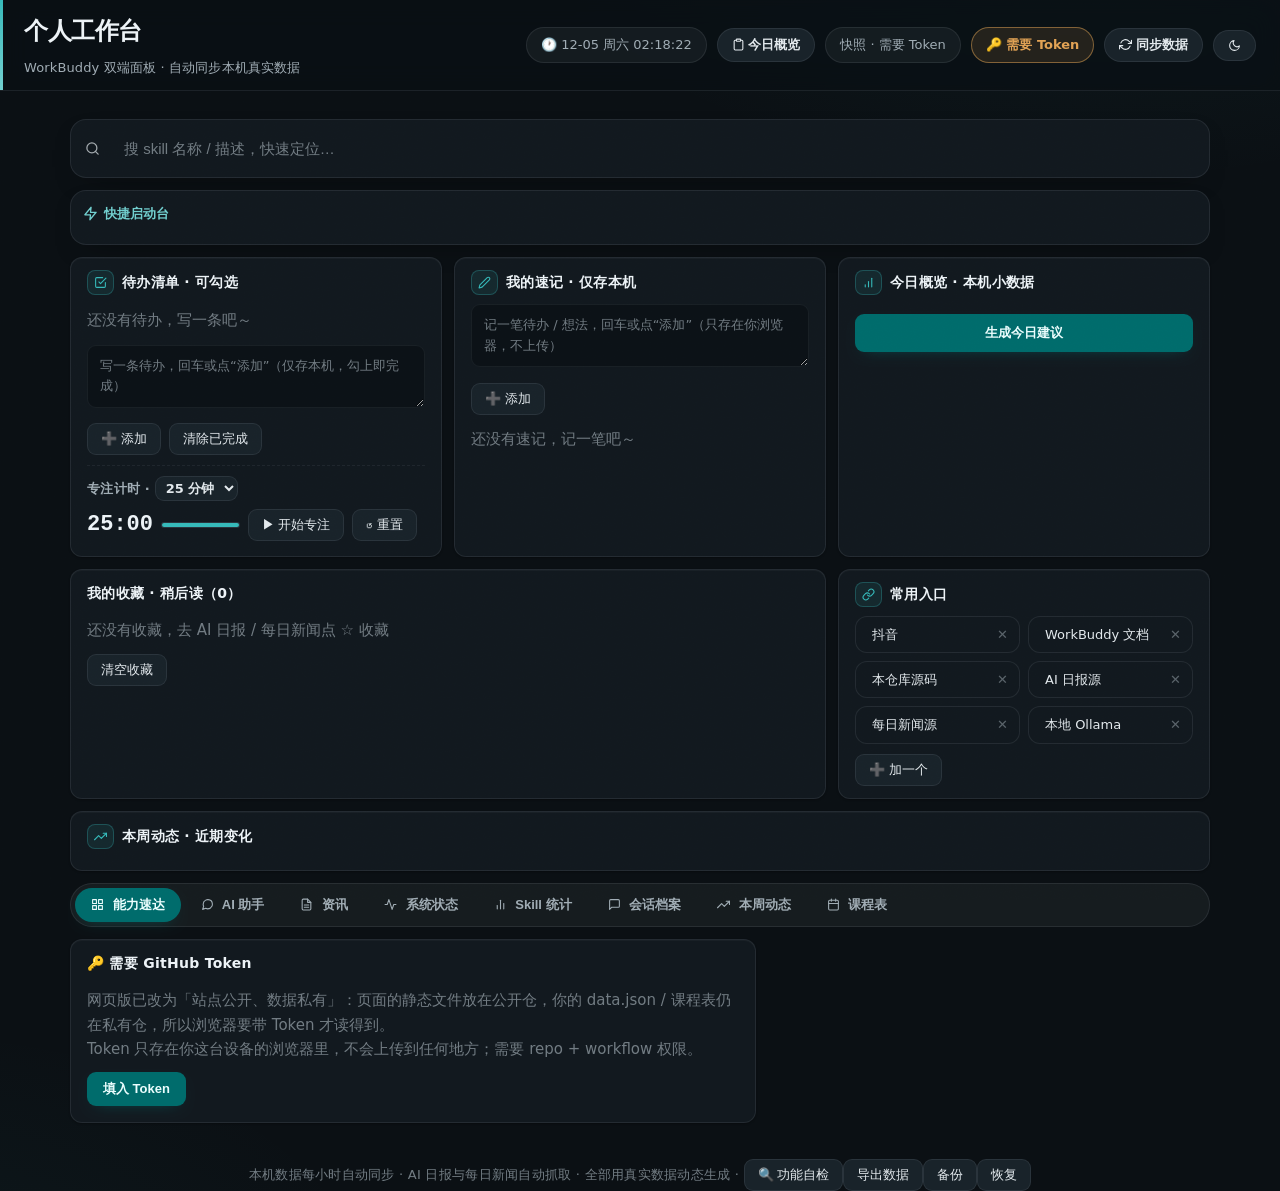
<file: index.html>
﻿<!doctype html>
<html lang="zh-CN">
<head>
<meta charset="UTF-8">
<meta name="viewport" content="width=device-width, initial-scale=1.0, viewport-fit=cover">
<meta name="theme-color" content="#0e0f13">
<title>个人工作台</title>
<meta name="description" content="WorkBuddy 双端个人操作面板：实时同步本机 skills / 模型 / 自动化 / 知识库真实数据，聚合 AI 日报与每日新闻，含速记、课程表与功能自检。">
<meta property="og:title" content="个人工作台">
<meta property="og:description" content="WorkBuddy 双端面板，自动同步本机真实数据，聚合 AI 日报与每日新闻。">
<meta property="og:type" content="website">
<meta property="og:locale" content="zh_CN">
<link rel="manifest" href="manifest.json">
<link rel="icon" href="icon.svg" type="image/svg+xml">
<link rel="icon" href="icon-192.png" type="image/png">
<link rel="apple-touch-icon" href="icon-192.png">
<link rel="stylesheet" href="styles.css?v=67">
</head>
<body>
<a class="skip" href="#main">跳到主内容</a>
<header class="header">
  <div>
    <h1>个人工作台</h1>
    <div class="sub">WorkBuddy 双端面板 · 自动同步本机真实数据</div>
  </div>
  <div class="snap-wrap">
    <span class="clock" id="clock">🕐 --:--:--</span>
    <button class="refresh-btn" id="todayBtn" onclick="copyToday()" title="把今天的 KPI / 头条 / 引导整理成一段文字复制，发给 AI 要今日建议"><svg class="ic-svg" viewBox="0 0 24 24" fill="none" stroke="currentColor" stroke-width="2" stroke-linecap="round" stroke-linejoin="round" aria-hidden="true"><path d="M16 4h2a2 2 0 0 1 2 2v14a2 2 0 0 1-2 2H6a2 2 0 0 1-2-2V6a2 2 0 0 1 2-2h2"/><rect x="8" y="2" width="8" height="4" rx="1" ry="1"/></svg> 今日概览</button>
    <div class="snap" id="snap">快照 · 加载中…</div>
    <div class="sync-status" id="syncStatus">同步状态 · 加载中…</div>
    <button class="refresh-btn" id="refreshBtn" onclick="refreshData()" title="触发云端同步：让 GitHub Actions 拉取本机最新数据并重新部署网页。需先在网页设置里填好 Token；只同步数据，不清除本地内容"><svg class="ic-svg" viewBox="0 0 24 24" fill="none" stroke="currentColor" stroke-width="2" stroke-linecap="round" stroke-linejoin="round" aria-hidden="true"><polyline points="23 4 23 10 17 10"/><polyline points="1 20 1 14 7 14"/><path d="M3.51 9a9 9 0 0 1 14.85-3.36L23 10M1 14l4.64 4.36A9 9 0 0 0 20.49 15"/></svg> 同步数据</button>
    <button class="refresh-btn" id="installBtn" onclick="promptInstall()" style="display:none" title="把工作台安装成 App（可离线、像原生应用一样打开）"><svg class="ic-svg" viewBox="0 0 24 24" fill="none" stroke="currentColor" stroke-width="2" stroke-linecap="round" stroke-linejoin="round" aria-hidden="true"><path d="M21 15v4a2 2 0 0 1-2 2H5a2 2 0 0 1-2-2v-4"/><polyline points="7 10 12 15 17 10"/><line x1="12" y1="15" x2="12" y2="3"/></svg> 安装 App</button>
    <button class="refresh-btn" id="themeBtn" onclick="toggleTheme()" title="切换主题（深色 / 浅色 / 跟随系统）"><svg class="ic-svg" viewBox="0 0 24 24" fill="none" stroke="currentColor" stroke-width="2" stroke-linecap="round" stroke-linejoin="round" aria-hidden="true"><path d="M21 12.79A9 9 0 1 1 11.21 3 7 7 0 0 0 21 12.79z"/></svg></button>
  </div>
</header>
<div class="selfcheck" id="selfCheckResult"></div>
<main class="container" id="main">
  <section class="kpis" id="kpis"></section>
  <div class="searchbar">
  <span class="si"><svg class="ic-svg" viewBox="0 0 24 24" fill="none" stroke="currentColor" stroke-width="2" stroke-linecap="round" stroke-linejoin="round" aria-hidden="true"><circle cx="11" cy="11" r="8"/><line x1="21" y1="21" x2="16.65" y2="16.65"/></svg></span>
  <input id="q" placeholder="搜 skill 名称 / 描述，快速定位…" oninput="filt()">
</div>
  <section class="quickbar">
    <div class="qb-title"><svg class="ic-svg" viewBox="0 0 24 24" fill="none" stroke="currentColor" stroke-width="2" stroke-linecap="round" stroke-linejoin="round" aria-hidden="true"><polygon points="13 2 3 14 12 14 11 22 21 10 12 10 13 2"/></svg> 快捷启动台</div>
    <div class="qb-grid" id="quickbar"></div>
  </section>
  <section class="overview" id="overview"></section>
  <div class="bento">
  <section class="card todos-card">
    <h2><span class="ic"><svg class="ic-svg" viewBox="0 0 24 24" fill="none" stroke="currentColor" stroke-width="2" stroke-linecap="round" stroke-linejoin="round" aria-hidden="true"><polyline points="9 11 12 14 22 4"/><path d="M21 12v7a2 2 0 0 1-2 2H5a2 2 0 0 1-2-2V5a2 2 0 0 1 2-2h11"/></svg></span>待办清单 · 可勾选</h2>
    <div class="todo-prog" id="todoProg"></div>
    <ul class="todos" id="todosList"></ul>
    <textarea id="todoInput" rows="2" placeholder="写一条待办，回车或点“添加”（仅存本机，勾上即完成）"></textarea>
    <div style="margin-top:8px;display:flex;gap:8px;align-items:center">
      <button class="btn-sm" onclick="addTodo()">➕ 添加</button>
      <button class="btn-sm" onclick="clearDone()">清除已完成</button>
      <span id="todosHint" class="empty"></span>
    </div>
    <div class="pomo">
      <div class="pomo-h">专注计时 ·
        <select id="pomoLen" class="pomo-sel" onchange="pomoSetLen(this.value)" title="选择专注时长">
          <option value="5">5 分钟</option>
          <option value="15">15 分钟</option>
          <option value="25" selected>25 分钟</option>
          <option value="45">45 分钟</option>
        </select>
      </div>
      <div class="pomo-row">
        <span class="pomo-t" id="pomoT">25:00</span>
        <div class="pomo-bar-wrap"><div class="pomo-bar" id="pomoBar"></div></div>
        <button class="btn-sm" id="pomoBtn" onclick="pomoToggle()">▶ 开始专注</button>
        <button class="btn-sm" onclick="pomoReset()">↺ 重置</button>
        <span id="pomoHint" class="empty"></span>
      </div>
    </div>
  </section>
  <section class="card notes-card">
    <h2><span class="ic"><svg class="ic-svg" viewBox="0 0 24 24" fill="none" stroke="currentColor" stroke-width="2" stroke-linecap="round" stroke-linejoin="round" aria-hidden="true"><path d="M17 3a2.828 2.828 0 1 1 4 4L7.5 20.5 2 22l1.5-5.5L17 3z"/></svg></span>我的速记 · 仅存本机</h2>
    <textarea id="noteInput" rows="2" placeholder="记一笔待办 / 想法，回车或点“添加”（只存在你浏览器，不上传）"></textarea>
    <div style="margin-top:8px;display:flex;gap:8px;align-items:center">
      <button class="btn-sm" onclick="addNote()">➕ 添加</button>
      <span id="notesHint" class="empty"></span>
    </div>
    <ul class="notes" id="notesList"></ul>
  </section>
  <section class="card ov-card">
    <h2><span class="ic"><svg class="ic-svg" viewBox="0 0 24 24" fill="none" stroke="currentColor" stroke-width="2" stroke-linecap="round" stroke-linejoin="round" aria-hidden="true"><line x1="12" y1="20" x2="12" y2="10"/><line x1="18" y1="20" x2="18" y2="4"/><line x1="6" y1="20" x2="6" y2="16"/></svg></span>今日概览 · 本机小数据</h2>
    <div class="ov-res" id="ovStats"></div>
    <button class="mini-btn" onclick="inspireToday()">生成今日建议</button>
  </section>
  <section class="card fav-card">
    <h2><span class="ic"><svg class="ic-svg" viewBox="0 0 24 24" fill="none" stroke="currentColor" stroke-width="2" stroke-linecap="round" stroke-linejoin="round" aria-hidden="true"><polygon points="12 2 15.09 8.26 22 9.27 17 14.14 18.18 21.02 12 17.77 5.82 21.02 7 14.14 2 9.27 8.91 8.26 12 2"/></svg></span>我的收藏 · 稍后读</h2>
    <ul class="fav-list" id="favList"></ul>
    <div style="margin-top:8px;display:flex;gap:8px;align-items:center">
      <button class="btn-sm" onclick="clearFavs()">清空收藏</button>
      <span id="favsHint" class="empty"></span>
    </div>
  </section>
  <section class="card links-card">
    <h2><span class="ic"><svg class="ic-svg" viewBox="0 0 24 24" fill="none" stroke="currentColor" stroke-width="2" stroke-linecap="round" stroke-linejoin="round" aria-hidden="true"><path d="M10 13a5 5 0 0 0 7.54.54l3-3a5 5 0 0 0-7.07-7.07l-1.72 1.71"/><path d="M14 11a5 5 0 0 0-7.54-.54l-3 3a5 5 0 0 0 7.07 7.07l1.71-1.71"/></svg></span>常用入口</h2>
    <div class="links-grid" id="linksGrid"></div>
    <div style="margin-top:10px;display:flex;gap:8px;align-items:center;flex-wrap:wrap">
      <button class="btn-sm" onclick="addLink()">➕ 加一个</button>
      <span id="linksHint" class="empty"></span>
    </div>
  </section>
  <section class="card wk-card">
    <h2><span class="ic"><svg class="ic-svg" viewBox="0 0 24 24" fill="none" stroke="currentColor" stroke-width="2" stroke-linecap="round" stroke-linejoin="round" aria-hidden="true"><polyline points="23 6 13.5 15.5 8.5 10.5 1 18"/><polyline points="17 6 23 6 23 12"/></svg></span>本周动态 · 近期变化</h2>
    <ul class="wk-list" id="wkList"></ul>
  </section>
  </div>
  <nav class="tabs">
    <button class="tab active" data-tab="cap" onclick="switchTab('cap')"><svg class="ic-svg" viewBox="0 0 24 24" fill="none" stroke="currentColor" stroke-width="2" stroke-linecap="round" stroke-linejoin="round" aria-hidden="true"><rect x="3" y="3" width="7" height="7"/><rect x="14" y="3" width="7" height="7"/><rect x="14" y="14" width="7" height="7"/><rect x="3" y="14" width="7" height="7"/></svg> 能力速达</button>
    <button class="tab" data-tab="ai" onclick="switchTab('ai')"><svg class="ic-svg" viewBox="0 0 24 24" fill="none" stroke="currentColor" stroke-width="2" stroke-linecap="round" stroke-linejoin="round" aria-hidden="true"><path d="M21 11.5a8.38 8.38 0 0 1-.9 3.8 8.5 8.5 0 0 1-7.6 4.7 8.38 8.38 0 0 1-3.8-.9L3 21l1.9-5.7a8.38 8.38 0 0 1-.9-3.8 8.5 8.5 0 0 1 4.7-7.6 8.38 8.38 0 0 1 3.8-.9h.5a8.48 8.48 0 0 1 8 8v.5z"/></svg> AI 助手</button>
    <button class="tab" data-tab="info" onclick="switchTab('info')"><svg class="ic-svg" viewBox="0 0 24 24" fill="none" stroke="currentColor" stroke-width="2" stroke-linecap="round" stroke-linejoin="round" aria-hidden="true"><path d="M14 2H6a2 2 0 0 0-2 2v16a2 2 0 0 0 2 2h12a2 2 0 0 0 2-2V8z"/><polyline points="14 2 14 8 20 8"/><line x1="16" y1="13" x2="8" y2="13"/><line x1="16" y1="17" x2="8" y2="17"/></svg> 资讯<span class="tab-dot" id="infoDot"></span></button>
    <button class="tab" data-tab="ov" onclick="switchTab('ov')"><svg class="ic-svg" viewBox="0 0 24 24" fill="none" stroke="currentColor" stroke-width="2" stroke-linecap="round" stroke-linejoin="round" aria-hidden="true"><polyline points="22 12 18 12 15 21 9 3 6 12 2 12"/></svg> 系统状态</button>
    <button class="tab" data-tab="stats" onclick="switchTab('stats')"><svg class="ic-svg" viewBox="0 0 24 24" fill="none" stroke="currentColor" stroke-width="2" stroke-linecap="round" stroke-linejoin="round" aria-hidden="true"><line x1="18" y1="20" x2="18" y2="10"/><line x1="12" y1="20" x2="12" y2="4"/><line x1="6" y1="20" x2="6" y2="14"/></svg> Skill 统计</button>
    <button class="tab" data-tab="sess" onclick="switchTab('sess')"><svg class="ic-svg" viewBox="0 0 24 24" fill="none" stroke="currentColor" stroke-width="2" stroke-linecap="round" stroke-linejoin="round" aria-hidden="true"><path d="M21 15a2 2 0 0 1-2 2H7l-4 4V5a2 2 0 0 1 2-2h14a2 2 0 0 1 2 2z"/></svg> 会话档案</button>
    <button class="tab" data-tab="week" onclick="switchTab('week')"><svg class="ic-svg" viewBox="0 0 24 24" fill="none" stroke="currentColor" stroke-width="2" stroke-linecap="round" stroke-linejoin="round" aria-hidden="true"><polyline points="23 6 13.5 15.5 8.5 10.5 1 18"/><polyline points="17 6 23 6 23 12"/></svg> 本周动态</button>
    <button class="tab" data-tab="schedule" onclick="switchTab('schedule')"><svg class="ic-svg" viewBox="0 0 24 24" fill="none" stroke="currentColor" stroke-width="2" stroke-linecap="round" stroke-linejoin="round" aria-hidden="true"><rect x="3" y="4" width="18" height="18" rx="2" ry="2"/><line x1="16" y1="2" x2="16" y2="6"/><line x1="8" y1="2" x2="8" y2="6"/><line x1="3" y1="10" x2="21" y2="10"/></svg> 课程表</button>
  </nav>
  <section class="tabpane active" id="pane-cap">
    <div class="wrap"><div class="col" id="col-cap"></div><aside class="col" id="side-cap"></aside></div>
  </section>
  <section class="tabpane" id="pane-ai">
    <div class="wrap"><div class="col" id="col-ai"></div></div>
  </section>
  <section class="tabpane" id="pane-info">
    <div class="wrap"><div class="col" id="col-info"><div id="newsBlock"></div><div id="dnewsBlock"></div></div></div>
  </section>
  <section class="tabpane" id="pane-ov">
    <div class="wrap"><div class="col" id="col-ov"></div></div>
  </section>
  <section class="tabpane" id="pane-stats">
    <div class="wrap"><div class="col" id="col-stats"></div></div>
  </section>
  <section class="tabpane" id="pane-sess">
    <div class="wrap"><div class="col" id="col-sess"></div></div>
  </section>
  <section class="tabpane" id="pane-week">
    <div class="wrap"><div class="col" id="col-week"></div></div>
  </section>
  <section class="tabpane" id="pane-schedule">
    <div class="wrap"><div class="col" id="col-schedule"></div></div>
  </section>
</main>
<div class="foot">本机数据每小时自动同步 · AI 日报与每日新闻自动抓取 · 全部用真实数据动态生成 · <span id="freshness"></span><button class="btn-sm" id="selfCheckBtn" onclick="selfCheck()" title="跑一遍功能自检，列出各模块是否正常">🔍 功能自检</button><button class="btn-sm" onclick="exportAll()" title="把速记/待办/收藏/入口导出为 Markdown">导出数据</button><button class="btn-sm" onclick="backupExport()" title="导出 JSON 备份（可完整恢复）">备份</button><button class="btn-sm" onclick="backupImport()" title="从 JSON 备份恢复数据">恢复</button></div>
<div class="heat-modal" id="heat-detail" onclick="if(event.target===this)closeHeat()">
  <div class="heat-card">
    <div class="heat-card-h"><span id="heat-detail-date"></span><button class="heat-x" onclick="closeHeat()">✕</button></div>
    <div class="heat-card-b" id="heat-detail-body"></div>
  </div>
</div>
<script src="schedule.js?v=6"></script>
<script src="app.js?v=73"></script>
</body>
</html>
</file>
<file: styles.css>
﻿/* ============================================================
   个人工作台 · 设计系统 v4 (Hallmark redesign · 精致化提升)
   macrostructure: Workbench (in-place visual refinement)
   genre: modern-minimal · anchor hue: teal 195
   ------------------------------------------------------------
   Hallmark · pre-emit critique: P5 H4 E5 S4 R5 V4
   Hallmark · macrostructure: Workbench · tone: utilitarian-refined
            · anchor hue: 195 (teal) · contrast: pass (40–41)
            · nav: header-island · footer: inline-strip · slop: pass (42–45)
            · honest: pass (46) · chrome: pass (47) · tokens: pass (48)
            · responsive: pass (34,49,50–57) · icons: emoji preserved (brand voice)
   ------------------------------------------------------------
   纪律：
   - 全部色值转 OKLCH，提炼为命名令牌；内联 rgba/hex 一律改为 var(--token)
   - 单一强调色（青 teal），深色主题 tint 偏冷(anchor h=240)，浅色同套语言
   - 4pt 间距令牌统一层级；按钮补齐 focus-visible 8 态
   - 进度条保留 width 动画：app.js 直接驱动 .style.width，改 transform 会破坏功能
   - emoji 图标保留：属产品既定语音，非 AI 默认 tell，改它属范围扩大
   - 保留全部 app.js 依赖的 class / id / 变量（--accent / --accent2 / --sub ...）
   ============================================================ */
:root{
  /* ---- 表面层（深色，偏冷 anchor h=240） ---- */
  --paper:      oklch(17% 0.012 240);   /* 原 #0e1014 背景 */
  --panel:      oklch(21% 0.016 240);   /* 原 #151921 卡片 */
  --panel-2:    oklch(25% 0.020 240);   /* 原 #1b212c 内嵌面板 */
  --panel-3:    oklch(28% 0.022 240);   /* 抬升层（弹窗/聚焦输入） */
  --input-bg:   oklch(18% 0.014 240);   /* 原 #14161c 输入框底 */

  /* ---- 线条（朝 anchor 微染，禁用纯灰） ---- */
  --line:       oklch(85% 0.02 240 / .10);
  --line-soft:  oklch(85% 0.02 240 / .06);
  --line-mid:   oklch(85% 0.02 240 / .07);

  /* ---- 文字 ---- */
  --ink:        oklch(93% 0.008 240);   /* 原 #e9ecf1 正文 */
  --ink-strong: oklch(96% 0.008 240);   /* 原 #eef2f7 标题 */
  --sub:        oklch(74% 0.018 240);   /* 原 #99a2b2 次要，提亮防糊 */
  --sub-2:      oklch(58% 0.016 240);   /* 原 #6a6a72/#79818f 占位/极次 */

  /* 等宽字体栈：仪表数字 / 技术标识，tabular-nums 对齐 */
  --mono:"SF Mono","JetBrains Mono","Roboto Mono",ui-monospace,Menlo,Consolas,monospace;

  /* ---- 单一强调色（青 teal），深色可读；app.js 内联依赖，务必保留 ---- */
  --accent:        oklch(72% 0.11 195);   /* 原 #2bb8c6 */
  --accent-2:      oklch(80% 0.09 195);   /* 原 #7fd9e2 */
  --accent2:       var(--accent-2);        /* app.js 内联样式用旧名 --accent2（无连字符），保持兼容，勿删 */
  --accent-strong: oklch(48% 0.085 195);  /* 原 #0a7682 按钮填充 */
  --accent-ink:    oklch(98% 0.02 195);   /* 强调填充上的文字（近白） */
  --green:  oklch(68% 0.16 150);   /* 原 #3fb950 */
  --amber:  oklch(76% 0.12 70);    /* 原 #f0a85a */
  --red:    oklch(66% 0.18 25);    /* 原 #ff6b6b */

  /* ---- 强调衍生（tint / 描边 / 聚焦环 / 光晕） ---- */
  --tint:        oklch(72% 0.11 195 / .10);
  --tint-2:      oklch(72% 0.11 195 / .16);
  --accent-line:  oklch(72% 0.11 195 / .45);
  --accent-line-2:oklch(72% 0.11 195 / .28);
  --ring:        oklch(72% 0.11 195 / .35);
  --focus:       oklch(72% 0.11 195 / .55);
  --glow:        oklch(72% 0.11 195 / .07);
  --glow-2:      oklch(72% 0.11 195 / .05);

  /* 语义色衍生（描边/底色，避免内联 rgba） */
  --green-soft: oklch(68% 0.16 150 / .12);
  --green-line: oklch(68% 0.16 150 / .40);
  --amber-soft: oklch(76% 0.12 70 / .12);
  --amber-line: oklch(76% 0.12 70 / .50);
  --red-soft:   oklch(66% 0.18 25 / .12);
  --red-line:   oklch(66% 0.18 25 / .45);

  /* ---- 圆角体系 ---- */
  --radius-lg:16px; --radius:12px; --radius-sm:9px; --radius-pill:999px;

  /* ---- 缓动（克制，非 overshoot） ---- */
  --ease: cubic-bezier(.32,.72,0,1);
  --ease-out: cubic-bezier(.16,1,.3,1);

  /* ---- 分层阴影（透明黑，非调色板色） ---- */
  --shadow-sm:0 1px 2px rgba(0,0,0,.28);
  --shadow-md:0 10px 30px -18px rgba(0,0,0,.65);
  --shadow-lg:0 24px 60px -24px rgba(0,0,0,.7);
  /* ---- 强调色投影（源自令牌，禁止再写死 hex/rgba 强调色） ---- */
  --sh-btn:    0 6px 16px -10px oklch(48% 0.085 195 / .72);  /* 按钮 / 激活 tab / CTA，源自 --accent-strong */
  --sh-accent: 0 8px 20px -10px oklch(72% 0.11 195 / .42);   /* 悬停青色辉光，源自 --accent */

  /* ---- 4pt 间距令牌 ---- */
  --space-3xs:4px; --space-2xs:8px; --space-xs:12px;
  --space-sm:16px; --space-md:20px; --space-lg:24px;
  --space-xl:32px; --space-2xl:40px; --space-3xl:56px;

  /* ---- 字号阶梯 ---- */
  --text-xs:12px; --text-sm:13px; --text-base:14px; --text-md:15px;
  --text-lg:16px; --text-xl:20px; --text-2xl:24px;
}
*{box-sizing:border-box}
html{scroll-behavior:smooth;overflow-x:clip}
body{
  margin:0;
  background:
    radial-gradient(1100px 600px at 85% -12%, var(--glow), transparent 55%),
    radial-gradient(900px 520px at -8% 110%, var(--glow-2), transparent 55%),
    var(--paper);
  color:var(--ink);
  font-family:-apple-system,BlinkMacSystemFont,"Segoe UI","PingFang SC","Microsoft YaHei",system-ui,sans-serif;
  font-size:var(--text-md);line-height:1.65;
  overflow-x:clip;
}
/* 自包含细噪点纹理：强化质感，不依赖任何外部资源，离线可用 */
body::after{
  content:"";position:fixed;inset:0;z-index:9;pointer-events:none;
  background-image:url("data:image/svg+xml,%3Csvg xmlns='http://www.w3.org/2000/svg' width='140' height='140'%3E%3Cfilter id='n'%3E%3CfeTurbulence type='fractalNoise' baseFrequency='0.85' numOctaves='2' stitchTiles='stitch'/%3E%3C/filter%3E%3Crect width='100%25' height='100%25' filter='url(%23n)'/%3E%3C/svg%3E");
  opacity:.03;mix-blend-mode:soft-light;
}
a{color:var(--accent);text-decoration:none}
a:hover{text-decoration:underline}
:focus-visible{outline:2px solid var(--focus);outline-offset:2px;border-radius:var(--radius-sm)}
/* 全局细滚动条 */
*{scrollbar-width:thin;scrollbar-color:rgba(255,255,255,.18) transparent}
::-webkit-scrollbar{width:8px;height:8px}
::-webkit-scrollbar-thumb{background:rgba(255,255,255,.16);border-radius:4px}
body.light ::-webkit-scrollbar-thumb{background:rgba(0,0,0,.18)}
::-webkit-scrollbar-thumb:hover{background:rgba(255,255,255,.26)}
::-webkit-scrollbar-track{background:transparent}

/* ---------- 跳转链接（a11y） ---------- */
.skip{position:absolute;left:-999px;top:8px;z-index:60;background:var(--accent-strong);color:var(--accent-ink);padding:8px 14px;border-radius:var(--radius-sm);font-size:var(--text-sm)}
.skip:focus{left:12px}

/* ---------- 顶栏（sticky 半透明 island） ---------- */
.header{position:sticky;top:0;z-index:20;padding:var(--space-xs) var(--space-lg);background:oklch(17% 0.012 240 / .72);backdrop-filter:blur(14px) saturate(140%);-webkit-backdrop-filter:blur(14px) saturate(140%);border-bottom:1px solid var(--line);display:flex;justify-content:space-between;align-items:center;gap:var(--space-xs);flex-wrap:wrap}
.header::before{content:"";position:absolute;left:0;top:0;bottom:0;width:3px;background:linear-gradient(var(--accent),var(--accent-2))}
.header h1{margin:0;font-size:24px;color:var(--ink-strong);letter-spacing:-.02em;font-weight:700;display:flex;align-items:center;gap:10px}
.header .sub{color:var(--sub);font-size:var(--text-sm);margin-top:5px;letter-spacing:.01em}
.header .snap{font-size:var(--text-sm);color:var(--sub);background:var(--line-soft);border:1px solid var(--line);border-radius:var(--radius-pill);padding:6px 14px;white-space:nowrap}
.sync-status{font-size:var(--text-sm);border-radius:var(--radius-pill);padding:6px 14px;white-space:nowrap;border:1px solid var(--line);background:var(--line-soft);color:var(--sub)}
.sync-status.ok{color:var(--green);border-color:var(--green-line);background:var(--green-soft)}
.sync-status.warn{color:var(--amber);border-color:var(--amber-line);background:var(--amber-soft);font-weight:600;animation:pulseWarn 1.8s ease-in-out infinite}
@keyframes pulseWarn{0%,100%{box-shadow:0 0 0 0 var(--amber-soft)}50%{box-shadow:0 0 0 4px oklch(76% 0.12 70 / .10)}}
.mcp{display:inline-block;padding:3px 10px;border-radius:var(--radius-pill);background:var(--line-soft);border:1px solid var(--line);font-size:var(--text-sm);margin:2px 3px 2px 0}
.mcp.off{opacity:.45;text-decoration:line-through;color:var(--sub)}
.mcp-badge{font-size:13px;color:var(--amber);border:1px solid var(--amber-line);border-radius:6px;padding:0 5px;margin-left:4px;text-decoration:none;vertical-align:middle}
.clock{font-size:var(--text-sm);color:var(--sub);background:var(--line-soft);border:1px solid var(--line);border-radius:var(--radius-pill);padding:6px 14px;white-space:nowrap;font-variant-numeric:tabular-nums}

/* ---------- 容器 / KPI ---------- */
.container{max-width:1180px;margin:0 auto;padding:var(--space-sm) var(--space-md)}
.kpis{display:grid;grid-template-columns:repeat(6,1fr);gap:var(--space-xs);margin-bottom:var(--space-xs)}
@media(max-width:900px){.kpis{grid-template-columns:repeat(3,1fr)}}
@media(max-width:680px){.kpis{grid-template-columns:repeat(2,1fr)}}
.kpi{position:relative;display:flex;align-items:center;gap:12px;background:var(--panel);border:1px solid var(--line);border-radius:var(--radius);padding:13px 15px;overflow:hidden;box-shadow:var(--shadow-sm),inset 0 1px 0 rgba(255,255,255,.04);transition:transform .25s var(--ease),border-color .2s,box-shadow .25s;animation:fadeIn .5s ease both;cursor:pointer}
.kpi:hover{border-color:var(--accent-line);transform:translateY(-2px);box-shadow:var(--shadow-md)}
.kpi:focus-visible{outline:2px solid var(--focus);outline-offset:2px}
.kpi::before{content:"";position:absolute;left:0;top:0;bottom:0;width:3px;background:var(--accent)}
.kpi-blue::before,.kpi-purple::before{background:var(--accent)}
.kpi-green::before{background:var(--green)}
.kpi-amber::before{background:var(--amber)}
.kpi .ki{font-size:22px;line-height:1;flex:none}
.kpi .kv{font-size:27px;font-weight:700;color:var(--ink-strong);font-family:var(--mono);font-variant-numeric:tabular-nums;letter-spacing:-.02em;line-height:1.05}
.kpi .kl{font-size:13px;color:var(--sub);margin-top:2px;letter-spacing:.03em;font-weight:500}

/* ---------- 通用栅格 / 卡片 ---------- */
.wrap{display:grid;grid-template-columns:1.55fr 1fr;gap:var(--space-xs);align-items:start}
.col{display:flex;flex-direction:column;gap:var(--space-xs)}
@media(max-width:880px){.wrap{grid-template-columns:1fr}}
@keyframes fadeIn{from{opacity:0;transform:translateY(6px)}to{opacity:1;transform:none}}
.card{position:relative;background:var(--panel);border:1px solid var(--line);border-radius:var(--radius);padding:var(--space-xs) var(--space-sm);box-shadow:var(--shadow-sm),inset 0 1px 0 rgba(255,255,255,.03);transition:transform .25s var(--ease),border-color .25s,box-shadow .25s;animation:fadeIn .5s ease both;scroll-margin-top:76px}
.card:hover{transform:translateY(-2px);border-color:var(--accent-line-2);box-shadow:var(--shadow-md)}
.card:focus-within{border-color:var(--accent-line-2)}
.card h2{margin:0 0 9px;font-size:14px;color:var(--ink-strong);display:flex;align-items:center;gap:8px;font-weight:600;letter-spacing:.02em}
.card h2 .ic{font-size:14px;background:var(--tint);border:1px solid var(--accent-line-2);border-radius:8px;padding:5px 6px;display:inline-flex;line-height:1;color:var(--accent)}
/* 线条图标（Feather 风格，替代 emoji）：尺寸统一、颜色跟随 currentColor */
.ic-svg{width:14px;height:14px;display:inline-block;vertical-align:-2px;flex:none}
.card h2 .ic .ic-svg,.side-card h4 .ic .ic-svg{width:13px;height:13px}
.tab .ic-svg{width:13px;height:13px;vertical-align:-2px;margin-right:5px}
.refresh-btn .ic-svg,.btn .ic-svg,.btn-sm .ic-svg,.mini-btn .ic-svg{width:13px;height:13px;vertical-align:-2px}
.qb-title .ic-svg,.qb-item .ic-svg{width:15px;height:15px;vertical-align:-3px}
.kpi .ic-svg{width:17px;height:17px}
.si .ic-svg{width:15px;height:15px;vertical-align:-3px}

/* ===== 布局重排：三小卡 + 时间线整行 ===== */
.bento{display:grid;grid-template-columns:repeat(3,1fr);gap:var(--space-xs);align-items:stretch;margin-bottom:var(--space-xs)}
.bento>.card{margin:0;min-width:0}
.bento>.wk-card{grid-column:1/-1}
/* 入场 stagger */
.bento>.card:nth-child(2){animation-delay:.05s}
.bento>.card:nth-child(3){animation-delay:.10s}
.bento>.card:nth-child(4){animation-delay:.15s}
.bento>.card:nth-child(5){animation-delay:.20s}
.bento>.card:nth-child(6){animation-delay:.25s}
.kpis>.kpi:nth-child(2){animation-delay:.04s}
.kpis>.kpi:nth-child(3){animation-delay:.08s}
.kpis>.kpi:nth-child(4){animation-delay:.12s}
.kpis>.kpi:nth-child(5){animation-delay:.16s}
.kpis>.kpi:nth-child(6){animation-delay:.20s}
@media(max-width:1000px){.bento{grid-template-columns:1fr 1fr}}
@media(max-width:680px){.bento{grid-template-columns:1fr}.bento>.wk-card{grid-column:auto}}

/* ---------- 输入框 / 按钮 ---------- */
#cmdbox{width:100%;background:var(--input-bg);border:1px solid var(--accent);color:var(--ink);border-radius:var(--radius-sm);padding:10px;font-size:var(--text-sm);resize:vertical;transition:box-shadow .2s;margin-top:10px}
#hint{color:var(--green);font-size:var(--text-sm);min-height:16px;margin-top:6px}
#q{width:100%;padding:11px 14px 11px 40px;background:transparent;border:1px solid transparent;color:var(--ink);border-radius:var(--radius-sm);font-size:var(--text-md);transition:border-color .2s,box-shadow .2s}
#q::placeholder{color:var(--sub-2)}
#q:focus{border-color:var(--accent);outline:none;box-shadow:0 0 0 3px var(--tint)}
.btn{background:var(--accent-strong);color:var(--accent-ink);border:none;padding:8px 16px;border-radius:var(--radius-sm);cursor:pointer;font-size:var(--text-sm);font-weight:600;box-shadow:var(--sh-btn);transition:transform .15s,filter .15s,box-shadow .15s}
.btn:hover{filter:brightness(1.08);transform:translateY(-1px);box-shadow:var(--sh-btn)}
.btn:focus-visible{outline:2px solid var(--focus);outline-offset:2px}
.btn:active{transform:scale(.97)}
.btn:disabled{opacity:.55;cursor:not-allowed;transform:none;filter:none}
.btn-sm{background:var(--panel-2);color:var(--ink);border:1px solid var(--line);padding:6px 13px;border-radius:var(--radius-sm);cursor:pointer;font-size:var(--text-sm);transition:transform .15s,background .15s,border-color .15s}
.btn-sm:hover{background:var(--line-soft);border-color:var(--accent);transform:translateY(-1px)}
.btn-sm:focus-visible{outline:2px solid var(--focus);outline-offset:2px}
.btn-sm:active{transform:scale(.97)}
.btn-sm:disabled{opacity:.55;cursor:not-allowed;transform:none}
.btn-sm.danger{color:var(--red);border-color:var(--red-line)}
.btn-sm.danger:hover{background:var(--red-soft);border-color:var(--red);transform:translateY(-1px)}
.sched-clear{display:flex;align-items:center;gap:10px;padding:12px 14px}
#noteInput{width:100%;background:var(--input-bg);border:1px solid var(--line-mid);border-radius:var(--radius-sm);color:var(--ink);padding:10px 12px;font-size:var(--text-sm);line-height:1.55;resize:vertical;font-family:inherit;transition:border-color .2s,box-shadow .2s,background .2s}
#noteInput::placeholder{color:var(--sub-2)}
#noteInput:focus{border-color:var(--accent);outline:none;box-shadow:0 0 0 3px var(--tint);background:var(--input-bg)}
textarea:focus{outline:2px solid var(--accent-strong);outline-offset:-1px;background:var(--panel-3)}

/* ---------- 速记 ---------- */
.notes{list-style:none;margin:8px 0 0;padding:0;display:flex;flex-direction:column;gap:6px}
.note{display:flex;align-items:flex-start;gap:8px;background:var(--panel-2);border:1px solid var(--line);border-radius:var(--radius-sm);padding:7px 9px;font-size:var(--text-sm);animation:fadeIn .3s ease both;transition:border-color .18s,background .18s}
.note:hover{border-color:var(--accent-line-2);background:var(--tint)}
.note .nt{flex:1;line-height:1.5;word-break:break-word}
.note .nd{background:transparent;border:none;color:var(--sub);cursor:pointer;font-size:var(--text-md);padding:0 2px;line-height:1}
.note .nd:hover{color:var(--red)}

/* ---------- 搜索 / 快捷启动台 ---------- */
.searchbar{position:relative;display:flex;align-items:center;gap:10px;background:var(--panel);border:1px solid var(--line);border-radius:var(--radius-lg);padding:var(--space-2xs) var(--space-xs);margin-bottom:var(--space-xs);box-shadow:var(--shadow-md)}
.searchbar .si{position:absolute;left:14px;font-size:14px;opacity:.7;pointer-events:none}
.quickbar{background:var(--panel);border:1px solid var(--line);border-radius:var(--radius-lg);padding:var(--space-xs);margin-bottom:var(--space-xs);box-shadow:var(--shadow-md);animation:fadeIn .5s ease both}
.quickbar .qb-title{font-size:var(--text-sm);color:var(--accent-2);margin-bottom:8px;display:flex;align-items:center;gap:6px;font-weight:600}
.qb-grid{display:grid;grid-template-columns:repeat(auto-fill,minmax(140px,1fr));gap:8px}
.qb{background:var(--panel-2);border:1px solid var(--line);color:var(--ink);padding:8px 10px;border-radius:var(--radius-sm);cursor:pointer;font-size:var(--text-sm);text-align:left;transition:transform .18s var(--ease),border-color .18s,background .18s,box-shadow .18s}
.qb:hover{border-color:var(--accent);background:var(--tint);transform:translateY(-2px);box-shadow:var(--sh-accent)}
.qb:focus-visible{outline:2px solid var(--focus);outline-offset:2px}
.qb:active{transform:scale(.97)}

/* ---------- 技能分类 / 分组 ---------- */
#skills{display:flex;flex-direction:column;gap:10px;margin-top:4px}
.cat{border:1px solid var(--line);border-radius:var(--radius);background:var(--panel-2);overflow:hidden}
.cat-h{display:flex;align-items:center;gap:8px;padding:9px 13px;cursor:pointer;font-size:var(--text-sm);font-weight:600;color:var(--accent-2);user-select:none;transition:background .18s}
.cat-h:hover{background:var(--tint)}
.cat-h:focus-visible{outline:2px solid var(--focus);outline-offset:-2px}
.cat-h .ci{font-size:14px}
.cat-h .cc{margin-left:auto;font-size:13px;color:var(--sub);background:var(--line-soft);border:1px solid var(--line);border-radius:var(--radius-pill);padding:1px 9px;font-variant-numeric:tabular-nums}
.cat-h .car{font-size:12px;color:var(--sub);transition:transform .2s}
.cat.open .cat-h .car{transform:rotate(90deg)}
.cat-b{display:none;grid-template-columns:repeat(auto-fill,minmax(240px,1fr));gap:10px;padding:4px 12px 12px;max-height:320px;overflow-y:auto;scroll-behavior:smooth}
.cat.open .cat-b{display:grid}
.cat-b::-webkit-scrollbar{width:8px}
.cat-b::-webkit-scrollbar-thumb{background:rgba(255,255,255,.14);border-radius:4px}
body.light .cat-b::-webkit-scrollbar-thumb{background:rgba(0,0,0,.16)}
.grp{border:1px solid var(--line);border-radius:var(--radius);background:var(--panel-2);overflow:hidden;margin-bottom:8px}
.grp-h{display:flex;align-items:center;gap:8px;padding:9px 13px;cursor:pointer;font-size:var(--text-sm);font-weight:600;color:var(--accent-2);user-select:none;transition:background .18s}
.grp-h:hover{background:var(--tint)}
.grp-h:focus-visible{outline:2px solid var(--focus);outline-offset:-2px}
.grp-h .ci{font-size:14px}
.grp-h .cc{margin-left:auto;font-size:13px;color:var(--sub);background:var(--line-soft);border:1px solid var(--line);border-radius:var(--radius-pill);padding:1px 9px;font-variant-numeric:tabular-nums}
.grp-h .car{font-size:12px;color:var(--sub);transition:transform .2s;margin-left:2px}
.grp.open .grp-h .car{transform:rotate(90deg)}

/* ---------- 技能卡片 ---------- */
.skill{display:flex;flex-direction:column;background:var(--panel-2);border:1px solid var(--line);border-radius:11px;padding:10px 12px;cursor:pointer;transition:transform .18s var(--ease),border-color .18s,background .18s,box-shadow .18s;font-size:var(--text-sm)}
.skill:hover{border-color:var(--accent);transform:translateY(-2px);background:var(--tint);box-shadow:var(--sh-accent)}
.skill:focus-visible{outline:2px solid var(--focus);outline-offset:2px}
.skill .sn{font-weight:600;font-size:var(--text-md);color:var(--ink)}
.skill .sd{display:-webkit-box;color:var(--sub);font-size:13px;margin-top:5px;line-height:1.5;-webkit-line-clamp:2;-webkit-box-orient:vertical;overflow:hidden}
.skill .fire{font-size:12px;margin-left:6px;background:var(--amber-soft);color:var(--amber);border-radius:8px;padding:1px 6px;font-weight:600;vertical-align:middle;white-space:nowrap}

/* ---------- 标签页 ---------- */
.tabs{display:flex;gap:4px;margin-bottom:var(--space-xs);flex-wrap:wrap;background:var(--line-soft);border:1px solid var(--line);border-radius:var(--radius-pill);padding:4px}
.tab{background:transparent;border:1px solid transparent;color:var(--sub);padding:7px 15px;border-radius:var(--radius-pill);cursor:pointer;font-size:var(--text-sm);font-weight:600;transition:border-color .18s,color .18s,background .18s,transform .18s;white-space:nowrap}
.tab:hover{color:var(--ink)}
.tab:focus-visible{outline:2px solid var(--focus);outline-offset:2px}
.tab.active{background:var(--accent-strong);color:var(--accent-ink);border-color:transparent;box-shadow:var(--sh-btn)}
.tabpane{display:none}
.tabpane.active{display:block;animation:fadeIn .4s ease both}
.tabpane .wrap{grid-template-columns:1fr}
.tab-dot{display:none;width:6px;height:6px;border-radius:50%;background:var(--red);margin-left:6px;vertical-align:middle;box-shadow:0 0 0 3px var(--red-soft)}
.tab-dot.on{display:inline-block}

/* ---------- 会话热力图 ---------- */
.heat{margin-top:12px;padding-top:12px;border-top:1px dashed var(--line-mid)}
.heat-t{font-size:var(--text-sm);color:var(--sub);margin-bottom:8px}
.heat-g{display:grid;grid-auto-flow:column;grid-template-rows:repeat(7,12px);gap:3px;overflow-x:auto;padding-bottom:4px}
.hc{width:12px;height:12px;border-radius:3px;background:rgba(255,255,255,.07)}
.hc.l1{background:oklch(72% 0.11 195 / .35)}
.hc.l2{background:oklch(72% 0.11 195 / .70)}
.hc.l3{background:var(--accent)}
.heat-lg{display:flex;align-items:center;gap:5px;font-size:13px;color:var(--sub);margin-top:6px}
.heat-lg .hc{width:10px;height:10px;display:inline-block}

/* ---------- 自动化 / 模型 / 总览 ---------- */
.auto{padding:4px 0;border-bottom:1px solid var(--line-soft);font-size:var(--text-sm);display:flex;align-items:center;gap:8px;flex-wrap:wrap}
.auto:last-child{border-bottom:none}
.auto .badge{font-size:12px;padding:2px 7px;border-radius:10px}
.badge.on{background:var(--green-soft);color:var(--green)}
.badge.off{background:var(--red-soft);color:var(--red)}
.auto .meta{color:var(--sub);font-size:13px}
.auto b{font-weight:600}
.model{display:flex;align-items:center;gap:8px;padding:2px 0;color:var(--ink);font-size:var(--text-md)}
.model .mn{font-weight:600}
.model .mm{font-size:13px;color:var(--sub);background:var(--line-soft);border:1px solid var(--line);border-radius:var(--radius-pill);padding:1px 8px;margin-left:auto}
.ov-sub{font-size:var(--text-sm);color:var(--sub);font-weight:600;margin:10px 0 4px;letter-spacing:.02em}
.ov-sub:first-of-type{margin-top:2px}
.ov-res{display:grid;grid-template-columns:repeat(3,1fr);gap:8px}
.ov-mcp{grid-column:1/-1;background:var(--panel-2);border:1px solid var(--line);border-radius:var(--radius);padding:10px 12px}
.ov-mcp-h{display:flex;align-items:center;gap:8px;margin-bottom:8px}
.ov-mcp-h .rk{font-size:13px;color:var(--sub);letter-spacing:.02em;font-weight:500}
.ov-mcp-h .rv{font-size:22px;font-weight:700;color:var(--ink-strong);font-family:var(--mono);font-variant-numeric:tabular-nums;line-height:1}
.ov-mcp-chips{display:flex;flex-wrap:wrap;gap:6px;align-items:center}
.ov-mcp-chips .mcp{margin:0}
.ov-metric{display:flex;flex-direction:column;background:var(--panel-2);border:1px solid var(--line);border-radius:var(--radius);padding:10px 12px;gap:2px;transition:border-color .2s;align-items:center;text-align:center}
.ov-metric:hover{border-color:var(--accent-line-2)}
.ov-metric .rk{font-size:13px;color:var(--sub);letter-spacing:.02em;font-weight:500}
.ov-metric .rv{font-size:20px;font-weight:700;color:var(--ink-strong);font-family:var(--mono);font-variant-numeric:tabular-nums;line-height:1}
.ov-metric .rn{font-size:13px;color:var(--sub)}
.ov-models{display:flex;flex-wrap:wrap;gap:6px;margin-top:2px}
.ov-models .model{padding:6px 11px;background:var(--panel-2);border:1px solid var(--line);border-radius:var(--radius-pill);font-size:var(--text-sm);display:inline-flex;align-items:center;gap:6px;transition:border-color .18s,background .18s;white-space:nowrap}
.ov-models .model:hover{border-color:var(--accent);background:var(--tint)}
.ov-models .model:focus-within{border-color:var(--accent)}
.ov-models .model .mn{font-weight:600;color:var(--ink);flex:none}
.ov-models .model .mm{font-size:13px;color:var(--sub);background:var(--line-soft);border:1px solid var(--line);padding:1px 7px;border-radius:99px;flex:none}
/* ⑦ 环境体检台：Ollama 模型 2 列紧凑网格 */
.ov-ol{display:grid;grid-template-columns:repeat(2,1fr);gap:4px 8px;margin-top:2px}
.ov-ol .model{padding:4px 6px;background:var(--panel-2);border:1px solid var(--line);border-radius:var(--radius-sm)}
/* ④ 内容与知识生产：知识库文件 2 列紧凑网格 */
.ov-kb{display:grid;grid-template-columns:repeat(2,1fr);gap:4px 8px;margin-top:2px}
.ov-kb .auto{padding:4px 6px;background:var(--panel-2);border:1px solid var(--line);border-radius:var(--radius-sm)}
.ov-kb .auto:last-child{border-bottom:1px solid var(--line)}
/* ② 自动化：列表面板化 */
.ov-auto-panel{background:var(--panel-2);border:1px solid var(--line);border-radius:var(--radius);padding:4px 8px;margin-bottom:2px}
.ov-auto-panel .auto:last-child{border-bottom:none}
/* ⑤ 今日引导：列表 2 列卡片化 */
.guide-grid{display:grid;grid-template-columns:repeat(2,1fr);gap:6px 8px}
.guide-item{padding:6px 8px;background:var(--panel-2);border:1px solid var(--line);border-radius:var(--radius);font-size:var(--text-md);line-height:1.45}
.guide-item.warn{color:var(--red);background:var(--red-soft);border-color:var(--red-line)}
/* ⑧ AI 趋势卡：头条列表 */
.trend-list{display:grid;grid-template-columns:repeat(2,1fr);gap:6px 10px;margin-top:8px}
.trend{display:block;padding:6px 9px;background:var(--panel-2);border:1px solid var(--line);border-radius:var(--radius-sm);font-size:var(--text-sm);line-height:1.45;color:var(--ink);text-decoration:none;transition:border-color .18s,background .18s}
.trend:hover{border-color:var(--accent);background:var(--tint)}
.trend:focus-visible{outline:2px solid var(--focus);outline-offset:2px}
.trend .ts{display:block;font-size:13px;color:var(--sub);margin-top:1px}
@media(max-width:760px){.ov-ol,.ov-kb,.guide-grid{grid-template-columns:1fr}}
.empty{color:var(--sub-2);font-size:var(--text-md);padding:4px 0}


/* ---------- AI 日报 ---------- */
.news-head h2{align-items:center}
.news-n{font-size:13px;font-weight:600;margin-left:8px;background:var(--tint-2);color:var(--accent);border-radius:8px;padding:2px 8px;vertical-align:middle}
.news-meta{color:var(--sub);font-size:var(--text-sm);margin-top:2px}
.news-meta a{color:var(--accent)}
.news-meta a:hover{text-decoration:underline}
.news-sel{display:flex;align-items:center;gap:6px;font-size:var(--text-sm);color:var(--sub);margin-bottom:10px}
.news-sel select{appearance:none;-webkit-appearance:none;background:var(--panel-2) url("data:image/svg+xml,%3Csvg xmlns='http://www.w3.org/2000/svg' width='12' height='12' viewBox='0 0 24 24' fill='none' stroke='%2399a2b2' stroke-width='2' stroke-linecap='round' stroke-linejoin='round'%3E%3Cpath d='M6 9l6 6 6-6'/%3E%3C/svg%3E") no-repeat right 8px center;border:1px solid var(--line);border-radius:var(--radius-sm);color:var(--ink);font-family:inherit;font-size:var(--text-sm);padding:4px 22px 4px 8px;cursor:pointer;transition:border-color .18s var(--ease),background .18s var(--ease)}
.news-sel select:hover{border-color:var(--accent-line-2);background-color:var(--tint)}
.news-sel select:focus-visible{outline:2px solid var(--focus);outline-offset:2px;border-color:var(--accent);box-shadow:0 0 0 3px var(--tint)}
.news-sel select option{background:var(--panel-2);color:var(--ink)}
.nw{border:1px solid var(--line);background:var(--panel-2);border-radius:var(--radius);padding:10px 14px;margin-top:8px;animation:fadeIn .3s ease both;transition:border-color .18s,background .18s,transform .18s var(--ease),box-shadow .18s}
.nw:hover{border-color:var(--accent-line);transform:translateY(-1px);box-shadow:var(--shadow-sm)}
.nw-t{font-size:var(--text-md);font-weight:500;line-height:1.55;letter-spacing:.01em;color:var(--ink)}
.nw-d{font-size:var(--text-sm);line-height:1.65;color:var(--sub);margin-top:5px;word-break:break-word}
.nw-d.clamp{max-height:4.6em;overflow:hidden;position:relative}
.nw-d.clamp.open{max-height:none;overflow:visible}
.nw-d.clamp:not(.open)::after{content:"";position:absolute;left:0;right:0;bottom:0;height:1.8em;background:linear-gradient(transparent,var(--panel-2))}
.nw-toggle{display:block;margin-top:3px;font-size:13px;background:transparent;border:none;color:var(--accent);cursor:pointer;padding:2px 0;font-family:inherit}
.nw-toggle:hover{text-decoration:underline}
.nw-f{display:flex;align-items:center;gap:8px;flex-wrap:wrap;margin-top:6px}
.nw-s{font-size:13px;color:var(--sub);opacity:.85}
.nw-a{font-size:13px;color:var(--accent)}
.nw-a:hover{text-decoration:underline}
.nw-ask{margin-left:auto;font-size:13px;font-weight:600;background:var(--tint);border:1px solid var(--accent-line-2);color:var(--accent);border-radius:999px;padding:3px 11px;cursor:pointer;transition:.15s;display:inline-flex;align-items:center;gap:4px}
.nw-ask:hover{background:var(--tint-2);border-color:var(--accent);color:var(--accent)}
.nw-ask:focus-visible{outline:2px solid var(--focus);outline-offset:2px}
.nw-ask.flashed{border-color:var(--green-line);background:var(--green-soft);color:var(--green)}
.nw-ask.flashed-fail{border-color:var(--amber-line);background:var(--amber-soft);color:var(--amber)}
/* 收藏按钮 ☆/★ 幽灵小按钮 */
.fav-btn{margin-left:auto;font-size:var(--text-sm);background:transparent;border:1px solid var(--line);color:var(--sub);border-radius:8px;padding:2px 7px;cursor:pointer;transition:.15s;line-height:1.3}
.fav-btn:hover{border-color:var(--amber-line);color:var(--amber)}
.fav-btn:focus-visible{outline:2px solid var(--focus);outline-offset:2px}
.fav-btn.on{border-color:var(--amber-line);color:var(--amber);background:var(--amber-soft)}
/* 每日新闻封面图 */
.dnews-cover{margin:-14px -16px 12px;border-radius:var(--radius) var(--radius) 0 0;max-height:200px;overflow:hidden;background:var(--panel-2)}
.dnews-cover img{width:100%;height:auto;display:block;object-fit:cover}
/* AI 日报分区折叠 */
.news-sec{padding:12px 16px}
.ns-h{display:flex;align-items:center;gap:8px;cursor:pointer;user-select:none;padding:2px 0 9px;font-size:var(--text-sm);font-weight:600;color:var(--ink);letter-spacing:.02em}
.ns-h:hover{color:var(--accent)}
.ns-h:focus-visible{outline:2px solid var(--focus);outline-offset:2px}
.ns-h .news-n{margin-left:0}
.ns-car{margin-left:auto;color:var(--sub);font-size:12px;transition:transform .18s;font-weight:500}
.ns-h.closed .ns-car{transform:rotate(-90deg)}
.ns-b{padding-bottom:2px}

/* ---------- 课程表 ---------- */
.sched-imp{display:flex;align-items:center;gap:10px;flex-wrap:wrap;margin-bottom:10px}
.sched-file{background:var(--panel-2);border:1px solid var(--line);color:var(--ink);padding:6px 12px;border-radius:var(--radius-pill);cursor:pointer;font-size:var(--text-sm);font-weight:600;transition:border-color .18s,background .18s,transform .15s;position:relative;overflow:hidden}
.sched-file:hover{border-color:var(--accent);background:var(--tint);transform:translateY(-1px)}
.sched-file:focus-visible{outline:2px solid var(--focus);outline-offset:2px}
.sched-file input[type=file]{position:absolute;inset:0;opacity:0;cursor:pointer;width:100%}
.sched-paste{width:100%;background:var(--input-bg);border:1px solid var(--line-mid);border-radius:var(--radius-sm);color:var(--ink);padding:8px 10px;font-size:var(--text-sm);line-height:1.5;resize:vertical;font-family:inherit;transition:border-color .2s,box-shadow .2s,background .2s}
.sched-paste::placeholder{color:var(--sub-2)}
.sched-paste:focus{border-color:var(--accent);outline:none;box-shadow:0 0 0 3px var(--tint);background:var(--input-bg)}
.sched-form{display:grid;grid-template-columns:repeat(auto-fill,minmax(150px,1fr));gap:8px}
.sf{width:100%;background:var(--input-bg);border:1px solid var(--line-mid);border-radius:var(--radius-sm);color:var(--ink);padding:8px 10px;font-size:var(--text-sm);font-family:inherit;transition:border-color .2s,box-shadow .2s}
.sf::placeholder{color:var(--sub-2)}
.sf:focus{border-color:var(--accent);outline:none;box-shadow:0 0 0 3px var(--tint);background:var(--input-bg)}
.sched-day{margin-top:10px;border:1px solid var(--line);border-radius:var(--radius);overflow:hidden;background:var(--panel-2)}
.sched-day-h{padding:8px 12px;font-weight:700;font-size:var(--text-sm);color:var(--accent-2);background:var(--line-soft);border-bottom:1px solid var(--line);display:flex;align-items:center;gap:8px}
.sched-row{display:flex;align-items:flex-start;gap:10px;padding:8px 12px;border-bottom:1px solid var(--line)}
.sched-row:last-child{border-bottom:none}
.sr-time{flex:0 0 84px;color:var(--accent);font-size:var(--text-sm);font-weight:600;padding-top:1px}
.sr-main{flex:1;display:flex;flex-direction:column;gap:2px;line-height:1.45}
.sr-main b{font-size:var(--text-sm)}
.sr-loc,.sr-teach,.sr-note{font-size:13px;color:var(--sub);margin-right:8px}
.sr-chips{display:flex;flex-wrap:wrap;gap:4px;margin:2px 0}
.sr-chip{display:inline-block;font-size:11px;line-height:1.6;padding:0 7px;border-radius:10px;font-weight:600}
.sr-week{background:rgba(78,201,176,.16);color:var(--accent)}
.sr-credit{background:rgba(61,139,253,.16);color:#6ea8fe}

/* ---------- 热力图弹窗 / 顶栏按钮 ---------- */
.heat-modal{display:none;position:fixed;inset:0;background:rgba(0,0,0,.6);z-index:50;align-items:center;justify-content:center;padding:20px;animation:fadeIn .25s ease both}
.heat-card{width:100%;max-width:460px;max-height:70vh;display:flex;flex-direction:column;background:var(--panel);border:1px solid var(--line);border-radius:var(--radius-lg);overflow:hidden;box-shadow:var(--shadow-lg)}
.heat-card-h{display:flex;align-items:center;justify-content:space-between;padding:14px 18px;border-bottom:1px solid var(--line);color:var(--accent-2);font-weight:600;font-size:15px}
.heat-x{background:var(--panel-2);border:1px solid var(--line);color:var(--sub);border-radius:8px;width:30px;height:30px;cursor:pointer;font-size:14px}
.heat-x:hover{border-color:var(--accent);color:var(--ink)}
.heat-x:focus-visible{outline:2px solid var(--focus);outline-offset:2px}
.heat-card-b{overflow-y:auto;padding:8px 14px 14px}
.hdi{display:flex;align-items:center;justify-content:space-between;gap:10px;padding:11px 12px;border:1px solid var(--line);border-radius:var(--radius);margin-top:8px;background:var(--panel-2);cursor:pointer;font-size:var(--text-sm);transition:border-color .18s,background .18s,transform .18s}
.hdi:hover{border-color:var(--accent);background:var(--tint);transform:translateY(-1px)}
.hdi:focus-visible{outline:2px solid var(--focus);outline-offset:2px}
.hd-arrow{color:var(--sub);font-size:18px}
.snap-wrap{display:flex;align-items:center;gap:10px;flex-wrap:wrap;justify-content:flex-end}
.refresh-btn{background:var(--panel-2);border:1px solid var(--line);color:var(--ink);padding:7px 14px;border-radius:var(--radius-pill);cursor:pointer;font-size:var(--text-sm);font-weight:600;transition:border-color .18s,background .18s,transform .15s;white-space:nowrap}
.refresh-btn:hover{border-color:var(--accent);background:var(--tint);transform:translateY(-1px)}
.refresh-btn:focus-visible{outline:2px solid var(--focus);outline-offset:2px}
.refresh-btn:active{transform:scale(.97)}
.refresh-btn:disabled{opacity:.55;cursor:not-allowed;transform:none}
.foot{text-align:center;color:var(--sub-2);font-size:13px;margin-top:20px;letter-spacing:.02em}

/* ---------- 功能自检结果条 ---------- */
.selfcheck{display:none;margin:8px 14px 0;padding:9px 14px;border-radius:var(--radius-sm);font-size:var(--text-sm);line-height:1.5;border:1px solid var(--line);background:rgba(255,255,255,.04);color:var(--ink)}
.selfcheck.ok{border-color:var(--green-line);background:var(--green-soft);color:var(--green)}
.selfcheck.warn{border-color:var(--amber-line);background:var(--amber-soft);color:var(--amber)}
.selfcheck.run{border-color:var(--accent-line);background:var(--tint-2);color:var(--accent-2)}

/* ============================================================
   浅色主题（与深色同套设计语言，仅变量重映射为 OKLCH 浅色）
   ============================================================ */
body.light{
  --paper:   oklch(97% 0.006 240);
  --panel:   oklch(100% 0 240);
  --panel-2: oklch(96% 0.004 240);
  --panel-3: oklch(94% 0.006 240);
  --input-bg:oklch(95% 0.005 240);
  --line:    oklch(40% 0.02 240 / .12);
  --line-soft:oklch(40% 0.02 240 / .07);
  --line-mid:oklch(40% 0.02 240 / .09);
  --ink:     oklch(22% 0.012 240);
  --ink-strong:oklch(15% 0.012 240);
  --sub:     oklch(48% 0.014 240);
  --sub-2:   oklch(58% 0.012 240);
  --tint:    oklch(48% 0.085 195 / .10);
  --tint-2:  oklch(48% 0.085 195 / .16);
  --accent-line:oklch(48% 0.085 195 / .45);
  --accent-line-2:oklch(48% 0.085 195 / .30);
  --ring:    oklch(48% 0.085 195 / .40);
  --focus:   oklch(48% 0.085 195 / .55);
  --glow:    oklch(48% 0.085 195 / .05);
  --glow-2:  oklch(48% 0.085 195 / .04);
  --green-soft:oklch(60% 0.14 150 / .14); --green-line:oklch(55% 0.14 150 / .45); --green:oklch(52% 0.14 150);
  --amber-soft:oklch(70% 0.12 70 / .16);  --amber-line:oklch(64% 0.12 70 / .50);  --amber:oklch(58% 0.12 70);
  --red-soft:  oklch(60% 0.18 25 / .14);  --red-line:  oklch(54% 0.18 25 / .45);  --red:  oklch(52% 0.18 25);
}
body.light{background:radial-gradient(1100px 600px at 85% -12%, var(--glow), transparent 55%),radial-gradient(900px 520px at -8% 110%, var(--glow-2), transparent 55%),var(--paper)}
body.light .header{background:oklch(100% 0 240 / .78);border-bottom-color:var(--line)}
body.light .header::before{background:linear-gradient(var(--accent),var(--accent-2))}
body.light .header h1,body.light .kpi .kv{color:var(--ink-strong)}
body.light .card,body.light .kpi,body.light .quickbar,body.light .searchbar,body.light .cat,body.light .grp,body.light .skill,body.light .note,body.light .ov-mcp,body.light .ov-metric,body.light .heat-card,body.light .qb,body.light .nw{box-shadow:var(--shadow-sm)}
body.light .model .mm{background:oklch(94% 0.004 240);border-color:var(--line);color:var(--sub)}
body.light .badge.on{color:oklch(50% 0.14 150)}
body.light .badge.off{color:oklch(52% 0.18 25)}
body.light .foot,body.light .empty,body.light .auto .meta,body.light .kpi .kl{color:var(--sub-2)}
body.light .ov-ol .model,body.light .ov-kb .auto,body.light .ov-auto-panel,body.light .guide-item{box-shadow:var(--shadow-sm)}
body.light #cmdbox,body.light #noteInput,body.light #q,body.light .sched-paste,body.light .sf{background:var(--input-bg);color:var(--ink)}
body.light textarea:focus{outline-color:var(--accent-strong);background:var(--panel)}
body.light .hc{background:oklch(40% 0.02 240 / .08)}
body.light .hc.l1{background:oklch(48% 0.085 195 / .35)}
body.light .hc.l2{background:oklch(48% 0.085 195 / .70)}
body.light .hc.l3{background:var(--accent)}
body.light .heat{color:var(--sub)}
body.light .nw-s{color:var(--sub-2)}
body.light .note:hover,body.light .todo:hover{background:var(--line-soft)}
body.light .news-sel select{background-color:var(--input-bg);border-color:var(--line);color:var(--ink);background-image:url("data:image/svg+xml,%3Csvg xmlns='http://www.w3.org/2000/svg' width='12' height='12' viewBox='0 0 24 24' fill='none' stroke='%23666' stroke-width='2' stroke-linecap='round' stroke-linejoin='round'%3E%3Cpath d='M6 9l6 6 6-6'/%3E%3C/svg%3E")}
body.light .news-sel select option{background:var(--input-bg);color:var(--ink)}
body.light .card h2 .ic{background:oklch(40% 0.02 240 / .06);border-color:var(--line)}

/* ============================================================
   动效守卫：尊重系统的"减少动态效果"偏好
   ============================================================ */
@media (prefers-reduced-motion: reduce){
  *,*::before,*::after{animation-duration:.001ms!important;animation-iteration-count:1!important;transition-duration:.001ms!important;scroll-behavior:auto!important}
  .sync-status.warn{animation:none}
  .card:hover,.kpi:hover,.skill:hover,.qb:hover,.hdi:hover{transform:none}
}

/* ===== 新增板块样式：常用入口 + 本地模型状态点 ===== */
.links-card .links-grid {
  display: grid;
  grid-template-columns: repeat(auto-fill, minmax(140px, 1fr));
  gap: 8px;
  margin-top: 5px;
}
.link-item {
  display: flex;
  align-items: center;
  gap: 7px;
  padding: 7px 9px;
  border: 1px solid var(--line);
  border-radius: var(--radius);
  background: var(--panel);
  color: var(--ink);
  text-decoration: none;
  transition: transform .18s var(--ease), border-color .18s var(--ease), background .18s var(--ease);
  position: relative;
}
.link-item:hover {
  transform: translateY(-2px);
  border-color: var(--accent);
  background: var(--tint);
}
.link-item:focus-visible{outline:2px solid var(--focus);outline-offset:2px}
.li-ic { font-size: 14px; flex: none; }
.li-label {
  flex: 1;
  font-size: 13px;
  white-space: nowrap;
  overflow: hidden;
  text-overflow: ellipsis;
}
.li-del {
  font-size: 13px;
  color: var(--sub);
  opacity: .5;
  cursor: pointer;
  padding: 0 2px;
  flex: none;
}
.li-del:hover { opacity: 1; color: var(--red); }

/* 本地 Ollama 模型状态点 */
.ol-model { display: flex; align-items: center; gap: 8px; }
.ol-dot {
  width: 8px;
  height: 8px;
  border-radius: 999px;
  background: var(--sub);
  flex: none;
}
.ol-dot.on {
  background: var(--accent);
  box-shadow: 0 0 0 3px var(--tint);
}

/* ===== 新增板块样式：可勾选待办清单 ===== */
.todos-card .todo-prog {
  font-size: 13px;
  color: var(--sub);
  margin-bottom: 5px;
}
.todos {
  list-style: none;
  margin: 5px 0 0;
  padding: 0;
  display: flex;
  flex-direction: column;
  gap: 6px;
}
.todo {
  display: flex;
  align-items: flex-start;
  gap: 8px;
  background: var(--panel-2);
  border: 1px solid var(--line);
  border-radius: var(--radius-sm);
  padding: 7px 9px;
  font-size: 13px;
  animation: fadeIn .3s ease both;
  transition: border-color .18s, background .18s;
}
.todo:hover { border-color: var(--accent-line-2); background: var(--tint); }
.todo .tc {
  flex: none;
  width: 16px;
  height: 16px;
  margin-top: 1px;
  accent-color: var(--accent);
  cursor: pointer;
}
.todo .tt {
  flex: 1;
  line-height: 1.45;
  word-break: break-word;
}
.todo.done .tt {
  text-decoration: line-through;
  color: var(--sub);
}
.todo .nd {
  background: transparent;
  border: none;
  color: var(--sub);
  cursor: pointer;
  font-size: 13px;
  padding: 0 2px;
  line-height: 1;
  flex: none;
}
.todo .nd:hover { color: var(--red); }
#todoInput {
  width: 100%;
  background: var(--input-bg);
  border: 1px solid var(--line-mid);
  border-radius: var(--radius-sm);
  color: var(--ink);
  padding: 10px 12px;
  font-size: var(--text-sm);
  line-height: 1.55;
  resize: vertical;
  font-family: inherit;
  margin-top: 8px;
  transition: border-color .2s, box-shadow .2s, background .2s;
}
#todoInput::placeholder { color: var(--sub-2); }
#todoInput:focus { border-color: var(--accent); outline: none; box-shadow: 0 0 0 3px var(--tint); background: var(--input-bg); }
body.light #todoInput { background: var(--input-bg); color: var(--ink); }

/* ===== 新增板块样式：本周动态时间线 ===== */
.wk-list {
  list-style: none;
  margin: 4px 0 0;
  padding: 0;
  display: grid;
  grid-template-columns: repeat(2, 1fr);
  gap: 6px;
  scrollbar-width: thin;
}
.wk-card .wk-list { max-height: 500px; overflow-y: auto; }
.wk-list::-webkit-scrollbar{width:8px}
.wk-list::-webkit-scrollbar-thumb{background:rgba(255,255,255,.14);border-radius:4px}
body.light .wk-list::-webkit-scrollbar-thumb{background:rgba(0,0,0,.16)}
.wk {
  display: flex;
  align-items: center;
  justify-content: space-between;
  gap: 10px;
  padding: 8px 12px;
  background: var(--panel-2);
  border: 1px solid var(--line);
  border-radius: var(--radius-sm);
  animation: fadeIn .3s ease both;
}
.wk-ic {
  font-size: 14px;
  flex: none;
  width: 24px;
  height: 24px;
  display: inline-flex;
  align-items: center;
  justify-content: center;
  background: var(--tint);
  border: 1px solid var(--line);
  border-radius: 7px;
}
.wk-b { display: flex; flex-direction: column; gap: 1px; line-height: 1.35; flex: 1; min-width: 0; }
.wk-name { font-size: 14px; font-weight: 600; color: var(--ink); word-break: break-word; overflow: hidden; text-overflow: ellipsis; white-space: nowrap; }
.wk-meta { font-size: 13px; color: var(--sub); flex: none; white-space: nowrap; }
.wk-scope { flex: none; padding: 2px 9px; border-radius: 99px; font-size: 13px; background: var(--tint); color: var(--accent); border: 1px solid var(--accent-line-2); white-space: nowrap; font-weight: 600; }
.wk-grp { grid-column: 1/-1; display: flex; align-items: center; gap: 6px; font-size: 13px; font-weight: 700; color: var(--sub); letter-spacing: .03em; margin-top: 9px; padding-bottom: 3px; border-bottom: 1px dashed var(--line-mid); }
.wk-grp:first-child { margin-top: 0; }
.wk-grp .cc { margin-left: auto; font-size: 12px; font-weight: 500; color: var(--sub); opacity: .8; }

/* ===== 本周动态全部 tab ===== */
.week-chips{display:flex;gap:6px;flex-wrap:wrap;margin:2px 0 10px}
.week-chip{background:var(--panel-2);border:1px solid var(--line);color:var(--sub);border-radius:99px;padding:4px 12px;font-size:var(--text-sm);font-weight:600;cursor:pointer;transition:border-color .15s,color .15s,background .15s}
.week-chip:hover{border-color:var(--accent);color:var(--accent)}
.week-chip:focus-visible{outline:2px solid var(--focus);outline-offset:2px}
.week-chip.on{background:var(--accent-strong);color:var(--accent-ink);border-color:transparent;box-shadow:var(--sh-btn)}
.week-chip .cc{font-size:12px;opacity:.75;margin-left:2px}

/* ===== AI 助手 ===== */
.ai-set{display:flex;gap:8px;align-items:center;flex-wrap:wrap;margin-bottom:10px}
.ai-set .sf{flex:1;min-width:200px}
.ai-bar{display:flex;align-items:center;gap:10px;flex-wrap:wrap;margin-bottom:10px}
.ai-guide{font-size:var(--text-sm);color:var(--amber);background:var(--amber-soft);border:1px solid var(--amber-line);border-radius:var(--radius-sm);padding:6px 10px;line-height:1.5}
.ai-bot-body{white-space:pre-wrap;word-break:break-word}
.ai-copy{margin-top:6px;align-self:flex-start;font:inherit;font-size:13px;color:var(--accent);background:transparent;border:1px solid var(--line);border-radius:var(--radius-pill);padding:2px 12px;cursor:pointer;transition:background .15s,border-color .15s}
.ai-copy:hover{background:var(--tint);border-color:var(--accent)}
.ai-copy:focus-visible{outline:2px solid var(--focus);outline-offset:2px}
.ai-sel{flex:0 0 auto;min-width:150px;appearance:none;background:var(--input-bg);border:1px solid var(--line);color:var(--ink);border-radius:var(--radius-sm);padding:9px 12px;font-size:var(--text-sm);cursor:pointer}
.ai-sel:focus-visible{outline:2px solid var(--focus);outline-offset:2px}
.ai-chat{display:flex;flex-direction:column;gap:8px;max-height:52vh;overflow-y:auto;padding:2px;margin-bottom:10px}
.ai-msg{max-width:85%;padding:9px 12px;border-radius:12px;font-size:var(--text-sm);line-height:1.6;white-space:pre-wrap;word-break:break-word;animation:fadeIn .25s ease both}
.ai-msg.user{align-self:flex-end;background:var(--accent-strong);color:var(--accent-ink);border-bottom-right-radius:4px}
.ai-msg.bot{align-self:flex-start;background:var(--panel-2);border:1px solid var(--line);border-bottom-left-radius:4px}
.ai-input{display:flex;gap:8px;align-items:flex-end}
.ai-input textarea{flex:1;background:var(--input-bg);border:1px solid var(--accent);color:var(--ink);border-radius:var(--radius-sm);padding:10px;font-size:var(--text-sm);resize:vertical;line-height:1.5}
.ai-mem{margin:0 0 10px;background:var(--panel-2);border:1px solid var(--line);border-radius:var(--radius-sm);padding:8px 10px}
.ai-mem>summary{cursor:pointer;font-size:var(--text-sm);color:var(--accent);user-select:none;padding:2px 0}
.ai-mem>summary:focus-visible{outline:2px solid var(--focus);outline-offset:2px}
.ai-mem-add{display:flex;gap:8px;margin:8px 0}
.ai-mem-add .sf{flex:1}
.ai-mem-list{list-style:none;margin:6px 0;padding:0;display:flex;flex-direction:column;gap:6px;max-height:30vh;overflow-y:auto}
.ai-mem-list li{display:flex;align-items:flex-start;gap:8px;background:var(--input-bg);border:1px solid var(--line-mid);border-radius:var(--radius-sm);padding:6px 9px;font-size:var(--text-sm);line-height:1.5}
.ai-mem-t{flex:1;word-break:break-word;white-space:pre-wrap}
.ai-mem-x{flex:0 0 auto;background:transparent;border:none;color:var(--sub-2);cursor:pointer;font-size:14px;line-height:1;padding:2px 4px;border-radius:var(--radius-sm);transition:color .15s,background .15s}
.ai-mem-x:hover{color:var(--red);background:var(--red-soft)}
.ai-mem-foot{display:flex;align-items:center;gap:10px;flex-wrap:wrap;margin-top:6px}
.ai-mem-foot .empty{font-size:13px}

/* ===== 我的收藏（稍后读）卡片 ===== */
.fav-card{grid-column:span 2}
.fav-card .fav-list{
  list-style: none;
  margin: 4px 0 0;
  padding: 0;
  display: grid;
  grid-template-columns: repeat(2, 1fr);
  gap: 6px;
  max-height: 240px;
  overflow-y: auto;
  scrollbar-width: thin;
}
@media(max-width:760px){.fav-card .fav-list{grid-template-columns:1fr}}
.fav-card .nd{margin-left:auto;flex:none}
.fav-a{text-decoration:none}
.fav-a:hover{color:var(--accent);text-decoration:underline}

/* ---------- 移动端适配（≤680px：顶栏精简 + 标签页横向滑动） ---------- */
@media(max-width:680px){
  .header{padding:10px 12px;gap:8px}
  .header .sub{display:none}
  .snap-wrap .snap,.snap-wrap .clock{display:none}
  .snap-wrap{gap:6px}
  .sync-status{max-width:46vw;overflow:hidden;text-overflow:ellipsis;white-space:nowrap}
  .refresh-btn{padding:6px 10px;font-size:13px}
  .tabs{overflow-x:auto;flex-wrap:nowrap;scrollbar-width:none;padding:4px;margin-bottom:10px}
  .tabs::-webkit-scrollbar{display:none}
  .tab{padding:6px 11px;white-space:nowrap;flex:0 0 auto}
  .container{padding:12px 10px}
}

/* ===== 新增模块样式：统计 / 会话档案 / 番茄钟 ===== */
.stat-list{display:grid;grid-template-columns:repeat(2,1fr);gap:8px 16px}
.stat{display:flex;align-items:center;gap:10px;font-size:var(--text-sm)}
.st-name{flex:0 0 150px;overflow:hidden;text-overflow:ellipsis;white-space:nowrap;color:var(--ink);font-weight:600}
.st-bar{flex:1;height:8px;background:var(--panel-2);border:1px solid var(--line);border-radius:99px;overflow:hidden}
.st-fill{display:block;height:100%;background:linear-gradient(90deg,oklch(72% 0.11 195 / .55),var(--accent));border-radius:99px;transition:width .5s}
.st-num{flex:0 0 34px;text-align:right;color:var(--sub);font-family:var(--mono);font-variant-numeric:tabular-nums}
@media(max-width:680px){.st-name{flex-basis:110px}}

.schip{background:var(--panel-2);border:1px solid var(--line);color:var(--sub);border-radius:var(--radius-pill);padding:3px 12px;font-size:var(--text-sm);cursor:pointer;transition:.15s;font-weight:600}
.schip:hover{border-color:var(--accent);color:var(--accent)}
.schip:focus-visible{outline:2px solid var(--focus);outline-offset:2px}
.schip.active{background:var(--tint-2);border-color:var(--accent-line);color:var(--accent)}

.sess-arch, #sessRecentList{display:grid;grid-template-columns:repeat(2,1fr);gap:4px 10px;margin-top:4px}
.sess-arch{max-height:56vh;overflow-y:auto}
.sess-day{font-size:13px;font-weight:600;color:var(--sub);margin:10px 0 2px;letter-spacing:.02em;display:flex;align-items:center;gap:6px;grid-column:1/-1}
.sess-day:first-child{margin-top:0}
.sess-day .cc{margin-left:auto;font-size:12px;opacity:.8;font-weight:500}
.sess-arch .sess, #sessRecentList .sess{padding:5px 8px;border:1px solid var(--line);border-radius:var(--radius-sm);background:var(--panel-2);margin-top:4px;transition:border-color .18s,background .18s}
.sess-arch .sess:hover, #sessRecentList .sess:hover{border-color:var(--accent-line-2);background:var(--tint)}
.sess-arch .sess b, #sessRecentList .sess b{font-weight:600;font-size:13px}

.pomo{margin-top:10px;padding-top:10px;border-top:1px dashed var(--line-mid)}
.pomo-h{font-size:13px;color:var(--sub);font-weight:600;margin-bottom:6px;letter-spacing:.02em}
.pomo-row{display:flex;align-items:center;gap:8px;flex-wrap:wrap}
.pomo-t{font-family:var(--mono);font-size:22px;font-weight:700;color:var(--ink-strong);font-variant-numeric:tabular-nums;min-width:64px}
.pomo-bar-wrap{flex:1;min-width:70px;height:6px;background:var(--panel-2);border:1px solid var(--line);border-radius:99px;overflow:hidden}
.pomo-bar{height:100%;width:100%;background:var(--accent);transition:width 1s linear}
.pomo-sel{font:inherit;font-size:13px;font-weight:600;color:var(--ink);background:var(--panel-2);border:1px solid var(--line);border-radius:var(--radius-sm);padding:3px 6px;cursor:pointer}
.pomo-sel:focus-visible{outline:2px solid var(--focus);outline-offset:1px}

/* ---------- 删除撤销 toast ---------- */
.undo-toast{position:fixed;left:50%;bottom:24px;transform:translateX(-50%);z-index:80;display:flex;align-items:center;gap:14px;background:var(--panel);border:1px solid var(--line);border-radius:var(--radius-pill);padding:10px 14px 10px 18px;box-shadow:var(--shadow-lg);font-size:var(--text-sm);color:var(--ink);opacity:1;transition:opacity .25s var(--ease),transform .25s var(--ease);max-width:90vw}
.undo-toast.hide{opacity:0;transform:translateX(-50%) translateY(10px)}
/* 统一非阻塞轻提示（WB.toast）：固定底部居中，类型用左侧色条区分，自动消失 */
.wb-toast-host{position:fixed;left:50%;bottom:72px;transform:translateX(-50%);z-index:90;display:flex;flex-direction:column;align-items:center;gap:10px;pointer-events:none}
.wb-toast{pointer-events:auto;display:flex;align-items:center;gap:12px;background:var(--panel);border:1px solid var(--line);border-left:4px solid var(--sub);border-radius:var(--radius-pill);padding:10px 14px 10px 18px;box-shadow:var(--shadow-lg);font-size:var(--text-sm);color:var(--ink);max-width:92vw;opacity:0;transform:translateY(10px);transition:opacity .25s var(--ease),transform .25s var(--ease)}
.wb-toast.show{opacity:1;transform:translateY(0)}
.wb-toast-success{border-left-color:var(--green,#2e9e5b)}
.wb-toast-info{border-left-color:var(--accent,#3b82f6)}
.wb-toast-warn{border-left-color:var(--amber,#e0a106)}
.wb-toast-error{border-left-color:var(--red,#e5484d)}
.wb-toast-x{margin-left:4px;background:none;border:none;color:var(--sub);font-size:18px;line-height:1;cursor:pointer;padding:0 2px}
.wb-toast-x:hover{color:var(--ink)}
.undo-btn{font:inherit;font-weight:600;color:var(--accent);background:transparent;border:1px solid var(--accent);border-radius:var(--radius-pill);padding:5px 16px;cursor:pointer;flex:none}
.undo-btn:hover{background:var(--tint)}
.undo-btn:focus-visible{outline:2px solid var(--focus);outline-offset:2px}

/* ===== tab 内容两列化 ===== */
.nw-grid{display:grid;grid-template-columns:repeat(2,1fr);gap:8px}
.news-sec .ns-b{display:grid;grid-template-columns:repeat(2,1fr);gap:8px}
.trend-list{display:grid;grid-template-columns:repeat(2,1fr);gap:6px 10px;margin-top:8px}
.grp-b{display:none;grid-template-columns:repeat(2,1fr);gap:6px;padding:4px 12px 10px}
.grp.open .grp-b{display:grid}
.grp-b .sess{border-bottom:none;background:var(--panel-2);border:1px solid var(--line);border-radius:var(--radius-sm);padding:6px 8px;margin:0}
.stat-list{display:grid;grid-template-columns:repeat(2,1fr);gap:8px 16px}

/* ===== 今日速览整合条 ===== */
.overview{margin-bottom:var(--space-xs)}
.ov-hero{background:linear-gradient(135deg,var(--tint-2),var(--tint));border:1px solid var(--accent-line-2);border-radius:var(--radius-lg);padding:14px 16px;box-shadow:var(--shadow-md);animation:fadeIn .5s ease both}
.ov-hero-top{display:flex;align-items:center;gap:12px;flex-wrap:wrap}
.ov-ttl{font-size:16px;font-weight:700;color:var(--ink-strong);display:flex;align-items:center;gap:8px}
.ov-meta{margin-left:auto;font-size:var(--text-sm);color:var(--sub);font-variant-numeric:tabular-nums}
.ov-chips{display:flex;gap:8px;flex-wrap:wrap;margin-top:11px}
.chip{display:inline-flex;align-items:center;gap:6px;font-size:var(--text-sm);background:var(--panel-2);border:1px solid var(--line);border-radius:var(--radius-pill);padding:5px 12px;color:var(--ink)}
.chip .ok{color:var(--green);font-weight:700}
.btn-cy{margin-top:13px;width:100%;background:var(--accent-strong);color:var(--accent-ink);border:none;border-radius:var(--radius-sm);padding:11px;font-size:var(--text-sm);font-weight:600;cursor:pointer;box-shadow:var(--sh-btn);transition:transform .15s,filter .15s,box-shadow .15s;font-family:inherit}
.btn-cy:hover{filter:brightness(1.08);transform:translateY(-1px)}
.btn-cy:focus-visible{outline:2px solid var(--focus);outline-offset:2px}
.btn-cy:active{transform:scale(.97)}
.btn-cy:disabled{opacity:.55;cursor:not-allowed;transform:none}

/* ===== 今日概览统计卡 + 能力速达两列侧栏 ===== */
.ov-card #ovStats{display:grid;grid-template-columns:repeat(3,1fr);gap:8px}
.ov-card .mini-btn{width:100%;background:var(--accent-strong);color:var(--accent-ink);border:none;border-radius:var(--radius-sm);padding:10px;font-size:var(--text-sm);font-weight:600;cursor:pointer;margin-top:10px;box-shadow:var(--sh-btn);transition:transform .15s,filter .15s,box-shadow .15s;font-family:inherit}
.ov-card .mini-btn:hover{filter:brightness(1.08);transform:translateY(-1px)}
.ov-card .mini-btn:focus-visible{outline:2px solid var(--focus);outline-offset:2px}
.ov-card .mini-btn:active{transform:scale(.97)}
.side-card{background:var(--panel);border:1px solid var(--line);border-radius:var(--radius);padding:var(--space-xs) var(--space-sm);box-shadow:var(--shadow-sm),inset 0 1px 0 rgba(255,255,255,.03);animation:fadeIn .5s ease both}
.side-card h4{margin:0 0 9px;font-size:14px;color:var(--ink-strong);display:flex;align-items:center;gap:8px;font-weight:600;letter-spacing:.02em}
.side-card h4 .ic{font-size:14px;background:var(--tint);border:1px solid var(--accent-line-2);border-radius:8px;padding:5px 6px;display:inline-flex;line-height:1;color:var(--accent)}
#pane-cap .wrap{grid-template-columns:1.55fr 1fr}
@media(max-width:880px){#pane-cap .wrap{grid-template-columns:1fr}}
body.light .side-card{box-shadow:var(--shadow-sm)}
body.light .ov-card .mini-btn{box-shadow:none}

/* ---------- 自定义弹窗（替代原生 alert/prompt/confirm） ---------- */
.wb-mask{position:fixed;inset:0;background:rgba(8,10,14,.62);display:flex;align-items:center;justify-content:center;z-index:999;padding:18px;animation:fadeIn .18s ease both}
.wb-dlg{width:min(420px,94vw);background:var(--panel);border:1px solid var(--line);border-radius:var(--radius-lg);padding:18px 20px;box-shadow:var(--shadow-lg);animation:dlgIn .22s var(--ease) both}
@keyframes dlgIn{from{opacity:0;transform:translateY(10px) scale(.98)}to{opacity:1;transform:none}}
.wb-dlg h3{margin:0 0 10px;font-size:14px;font-weight:600}
.wb-dlg .wb-dlg-msg{font-size:var(--text-sm);line-height:1.65;color:var(--sub);white-space:pre-line;margin-bottom:14px}
.wb-dlg .wb-dlg-in{width:100%;box-sizing:border-box;background:var(--input-bg);border:1px solid var(--line-mid);border-radius:var(--radius-sm);color:var(--ink);padding:9px 11px;font-size:var(--text-sm);font-family:inherit;margin-bottom:14px;transition:border-color .2s,box-shadow .2s}
.wb-dlg .wb-dlg-in:focus{outline:none;border-color:var(--accent);box-shadow:0 0 0 3px var(--tint)}
.wb-dlg .wb-dlg-acts{display:flex;gap:8px;justify-content:flex-end}
body.light .wb-dlg .wb-dlg-in{background:var(--input-bg)}
@media(prefers-reduced-motion:reduce){.wb-mask,.wb-dlg{animation:none}}

/* ---------- 离线提示条 ---------- */
.offline-bar{text-align:center;background:var(--amber-soft);color:var(--amber);border-bottom:1px solid var(--amber-line);font-size:var(--text-sm);padding:7px 12px;font-weight:600;animation:fadeIn .3s ease both}

/* ---------- 网格课表（对齐 App schedule_page.dart） ---------- */
.sched-toolbar{display:flex;flex-wrap:wrap;gap:10px;align-items:center;margin:12px 0;padding:10px 12px;background:var(--panel-2);border:1px solid var(--line);border-radius:var(--radius);box-shadow:var(--shadow-sm)}
.st-group{display:flex;align-items:center;gap:6px}
.st-group.grow{flex:1;min-width:180px}
.st-label{font-size:12px;color:var(--sub);font-weight:600;white-space:nowrap}
.st-btn{background:var(--panel);border:1px solid var(--line);color:var(--ink);padding:5px 11px;border-radius:var(--radius-sm);cursor:pointer;font-size:13px;font-weight:600;transition:border-color .15s,background .15s,transform .15s;white-space:nowrap}
.st-btn:hover{border-color:var(--accent);background:var(--tint);transform:translateY(-1px)}
.st-btn.on{background:var(--accent);border-color:var(--accent);color:#fff}
.st-btn:disabled{opacity:.4;cursor:not-allowed;transform:none}
.st-week{font-size:13px;font-weight:700;color:var(--ink);min-width:118px;text-align:center;padding:0 6px}
.st-week.auto{color:var(--sub)}
.sched-banner{display:flex;align-items:center;gap:8px;margin:0 0 12px;padding:9px 12px;background:var(--line-soft);border:1px solid var(--line);border-radius:var(--radius);font-size:13px;font-weight:600;color:var(--ink)}
.sched-banner::before{content:"📅";font-size:14px}
.sched-grid{display:flex;gap:0;overflow-x:auto;padding-bottom:8px;border:1px solid var(--line);border-radius:var(--radius);background:var(--panel);box-shadow:var(--shadow-sm)}
.sched-period-col{flex:0 0 64px;width:64px}
.sched-day-col{flex:0 0 130px;width:130px;border-left:1px solid var(--line)}
.sph,.sdh{height:40px;display:flex;align-items:center;justify-content:center;font-size:13px;font-weight:700;color:var(--ink);border-bottom:1px solid var(--line);background:var(--line-soft)}
.sdh{position:sticky;top:0;z-index:1}
.spc{height:80px;display:flex;flex-direction:column;align-items:center;justify-content:center;gap:1px;border-bottom:1px solid var(--line);border-right:1px solid var(--line)}
.spc-l{font-size:18px;font-weight:700;color:var(--ink)}
.spc-t{font-size:11px;color:var(--sub);font-variant-numeric:tabular-nums}
.spc-tag{font-size:9px;color:var(--sub);background:var(--panel-2);border-radius:3px;padding:0 4px}
.spc.now{background:var(--tint);border-left:4px solid var(--accent)}
.spc.now .spc-l{color:var(--accent)}
.sdc{position:relative}
.sg{position:absolute;left:0;right:0;border-bottom:1px solid var(--line);border-right:1px solid var(--line);pointer-events:none}
.sg-add{position:absolute;left:0;right:0;display:flex;align-items:center;justify-content:center;color:var(--sub-2);font-size:20px;cursor:pointer;border-bottom:1px solid var(--line);border-right:1px solid var(--line);transition:.15s}
.sg-add:hover{background:var(--tint);color:var(--accent)}
.sched-day-col.is-today .sdh{background:var(--tint);color:var(--accent);border-top:3px solid var(--accent)}
.sc-stack{position:absolute;left:0;right:0;display:flex;flex-direction:column;padding:2px}
.sc-card{position:relative;flex:1;min-height:0;margin:2px;padding:4px 6px;border:1px solid;border-radius:6px;overflow:hidden;cursor:pointer;transition:border-color .15s,background .15s,filter .15s}
.sc-card:hover{filter:brightness(1.1)}
.sc-card.hit{border-width:2.5px}
.scc-name{font-size:12px;font-weight:700;color:var(--ink);white-space:nowrap;overflow:hidden;text-overflow:ellipsis}
.scc-time{font-size:10px;color:var(--sub);font-variant-numeric:tabular-nums}
.scc-sub{font-size:10px;color:var(--sub);white-space:nowrap;overflow:hidden;text-overflow:ellipsis}
.scc-week{display:inline-block;font-size:9px;color:var(--sub);background:var(--panel-2);border-radius:4px;padding:0 5px;margin-top:2px;white-space:nowrap;overflow:hidden;text-overflow:ellipsis;max-width:100%}
.scc-credit{font-size:10px;font-weight:700;color:var(--accent);margin-top:2px}
.scc-note{font-size:10px;color:var(--sub);white-space:nowrap;overflow:hidden;text-overflow:ellipsis}
.scc-del{position:absolute;top:2px;right:2px;width:16px;height:16px;line-height:14px;text-align:center;border:none;background:transparent;color:var(--sub);font-size:11px;cursor:pointer;border-radius:4px;opacity:0;transition:.15s}
.sc-card:hover .scc-del{opacity:1}
.scc-del:hover{background:rgba(255,90,90,.22);color:#ff6b6b}
.sched-hidden{margin:12px 0 0;padding:10px 12px;border-radius:var(--radius);font-size:13px;background:var(--line-soft);border:1px solid var(--line);color:var(--sub);display:flex;align-items:center;flex-wrap:wrap;gap:6px}
.sched-unplaced{margin:12px 0 0;padding:10px 12px;border-radius:var(--radius);font-size:13px;background:rgba(255,160,80,.12);border:1px solid rgba(255,160,80,.4);color:var(--ink)}
.sched-unplaced .su-title{font-weight:700;margin-bottom:6px}
.sched-unplaced .su-item{display:flex;align-items:center;gap:8px;padding:4px 0;cursor:pointer;border-top:1px solid var(--line-soft);font-size:13px}
.sched-unplaced .su-item:hover{color:var(--accent)}
.sched-unplaced .su-x{margin-left:auto;color:var(--sub)}
/* 编辑弹窗 */
.sched-edit-mask{display:none;position:fixed;inset:0;z-index:60;background:rgba(0,0,0,.55);align-items:center;justify-content:center;padding:20px}
.sched-edit{width:min(440px,94vw);background:var(--panel);border:1px solid var(--line);border-radius:var(--radius-lg);padding:18px 20px;box-shadow:var(--shadow-lg);animation:dlgIn .22s var(--ease) both}
.se-h{font-size:15px;font-weight:700;color:var(--accent-2);margin-bottom:12px}
.se-grid{display:grid;grid-template-columns:1fr 1fr;gap:8px;margin-bottom:8px}
.se-actions{display:flex;gap:8px;justify-content:flex-end;margin-top:12px}
@media(max-width:680px){.sched-day-col{flex:0 0 108px;width:108px}.st-week{min-width:90px}.se-grid{grid-template-columns:1fr}}
</file>
